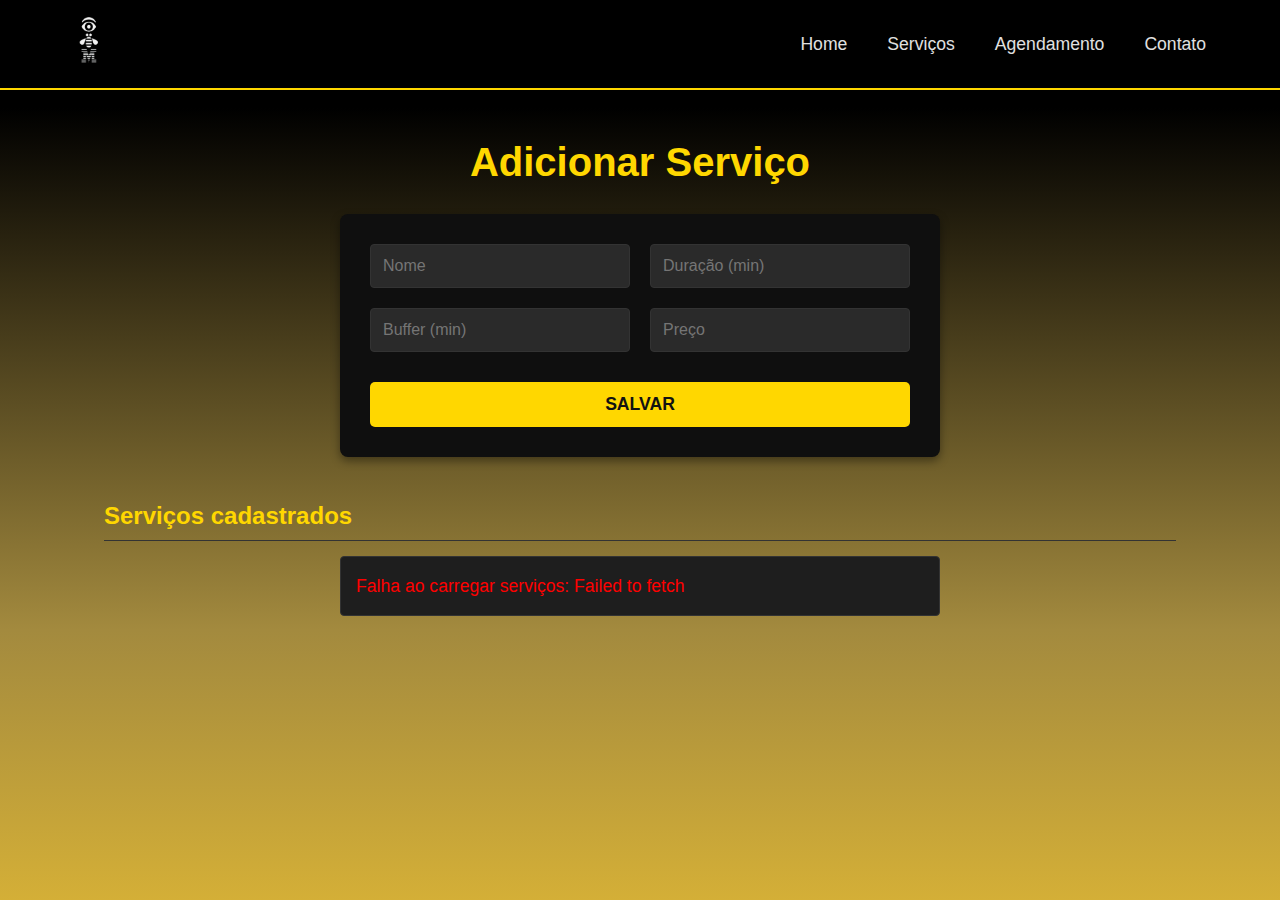
<file: frontend/html/add_servicos.html>
<!DOCTYPE html>
<html lang="pt-br">
<head>
    <meta charset="UTF-8">
    <title>Cadastro de Serviços</title>
    <link rel="stylesheet" href="../css/style_add_servicos.css"> 
</head>
<body>

<header>
    <div class="logo">
        <a href="index.html"><img src="../img/logo.png" alt="Logo da Empresa"></a>
    </div>
    <nav>
        <ul>
            <li><a href="index.html">Home</a></li>
            <li><a href="servicos.html">Serviços</a></li>
            <li><a href="agendamento.html">Agendamento</a></li>
            <li><a href="contato.html">Contato</a></li>
        </ul>
    </nav>
</header>

<div class="main-content">

    <h1>Adicionar Serviço</h1>

    <div class="service-form-container">
        <input id="name" placeholder="Nome">
        <input id="duration" placeholder="Duração (min)">
        <input id="buffer" placeholder="Buffer (min)">
        <input id="price" placeholder="Preço">
        <button onclick="addService()">Salvar</button>
    </div>
    
    <h2>Serviços cadastrados</h2>
    <ul id="services-list"></ul>

</div> 
<script src="../js/add_service.js"></script>
</body>
</html>
</file>
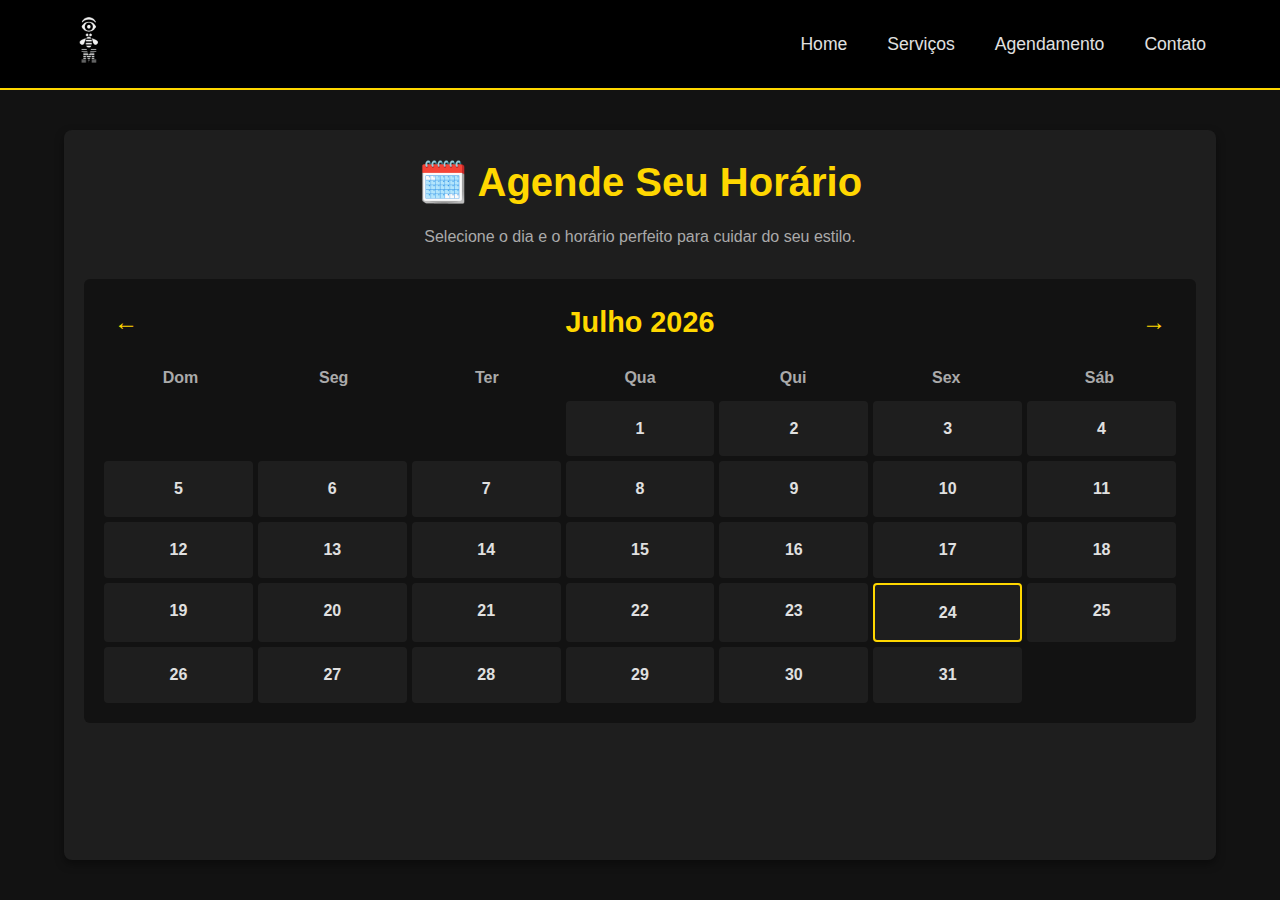
<file: frontend/html/agendamento.html>
<!DOCTYPE html>
<html lang="pt-br">
<head>
    <meta charset="UTF-8">
    <meta name="viewport" content="width=device-width, initial-scale=1.0">
    <link rel="stylesheet" href="../css/style_agenda.css">
    <title>Agendamento | Barbearia XYZ</title>
</head>
<body>

<header>
    <div class="logo">
        <a href="index.html"><img src="../img/logo.png" alt="Logo da Barbearia"></a>
    </div>
    <nav>
        <ul>
            <li><a href="index.html">Home</a></li>
            <li><a href="servicos.html">Serviços</a></li>
            <li><a href="agendamento.html">Agendamento</a></li>
            <li><a href="contato.html">Contato</a></li>
        </ul>
    </nav>
</header>

<main class="principal agendamento-page">
    <h1>🗓️ Agende Seu Horário</h1>
    <p class="subtitle">Selecione o dia e o horário perfeito para cuidar do seu estilo.</p>

    <div class="calendar-container">
        <div class="calendar-header">
            <button id="prev-month" class="nav-button">←</button>
            <h2 id="current-month-year">Carregando...</h2> <button id="next-month" class="nav-button">→</button>
        </div>

        <div class="calendar-weekdays">
            <span>Dom</span>
            <span>Seg</span>
            <span>Ter</span>
            <span>Qua</span>
            <span>Qui</span>
            <span>Sex</span>
            <span>Sáb</span>
        </div>

        <div class="calendar-grid" id="calendar-grid">
            </div>
    </div>
</main>

<div id="appointment-modal" class="modal">
    <div class="modal-content">
        <span class="close-button">&times;</span>
        <h2>Agendar em <span id="selected-date-display"></span></h2> <div class="modal-section">
            <h3>1. Escolha o Serviço</h3>
            <select id="service-select">
                <option value="0">Selecione um Serviço</option> 
            </select>
        </div>
        
        <div class="modal-section">
            <h3>2. Adicione seu email:</h3>
            <div id="client_email" class="client_email">
                <input type="text" name="" id="appointment-email" placeholder="Seu email" required>
            </div>
        </div>

        <div class="modal-section">
            <h3>3. Adicione o horário:</h3>
            <div id="time_avaliable" class="time_avaliable">
                <select id="turno" name="turno">
                    <option value="manha">Manhã (09h)</option>
                    <option value="manha">Manhã (10h)</option>
                    <option value="manha">Manhã (11h)</option>
                    <option value="tarde">Tarde (12h)</option>
                    <option value="tarde">Tarde (13h)</option>
                    <option value="tarde">Tarde (14h)</option>
                    <option value="tarde">Tarde (15h)</option>
                    <option value="noite">Noite (16h)</option>
                    <option value="noite">Noite (17h)</option>
                    <option value="noite">Noite (18h)</option>
                    <option value="noite">Noite (19h)</option>
                </select>
            </div>
        </div>
        
        <button id="schedule-button" class="schedule-btn">Confirmar Agendamento</button>
    </div>
</div>

<script src="../js/agendamento.js"></script>
</body>
</html>
</file>
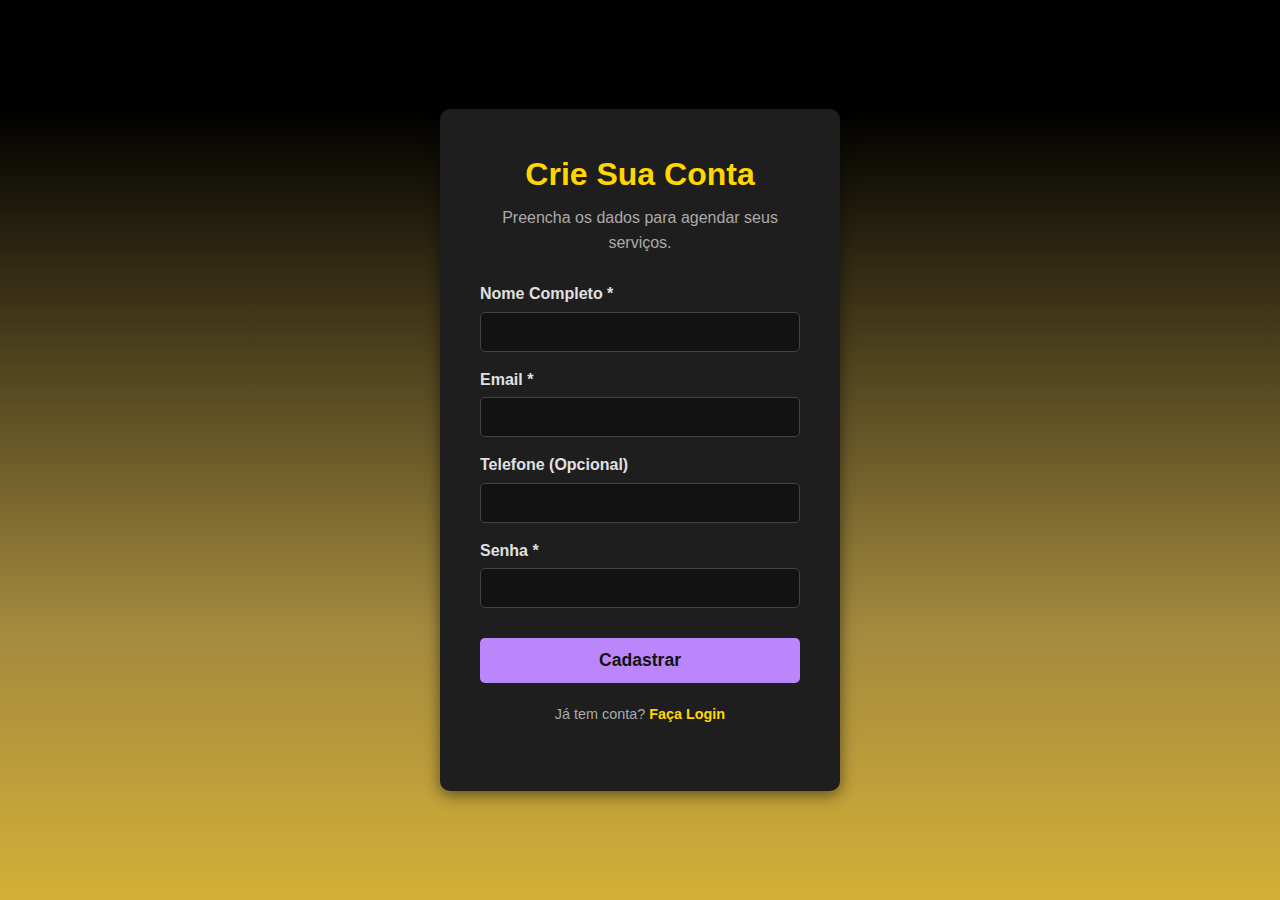
<file: frontend/html/cadastro.html>
<!DOCTYPE html>
<html lang="pt-br">
<head>
    <meta charset="UTF-8">
    <meta name="viewport" content="width=device-width, initial-scale=1.0">
    <title>Cadastro | Barbearia XYZ</title>
    <link rel="stylesheet" href="../css/style_auth.css"> 
</head>
<body>

<main class="auth-container">
    <div class="auth-card">
        <h1>Crie Sua Conta</h1>
        <p>Preencha os dados para agendar seus serviços.</p>

        <form id="register-form">
            <div class="form-group">
                <label for="name">Nome Completo *</label>
                <input type="text" id="name" required>  
            </div>

            <div class="form-group">
                <label for="email">Email *</label>
                <input type="email" id="email" required>
            </div>

            <div class="form-group">
                <label for="phone">Telefone (Opcional)</label>
                <input type="tel" id="phone">
            </div>

            <div class="form-group">
                <label for="password">Senha *</label>
                <input type="password" id="password" required>
            </div>

            <button type="submit" class="auth-button">Cadastrar</button>
        </form>

        <p class="auth-switch">Já tem conta? <a href="login.html">Faça Login</a></p>
    </div>
</main>

<script src="../js/register.js"></script>
</body>
</html>
</file>
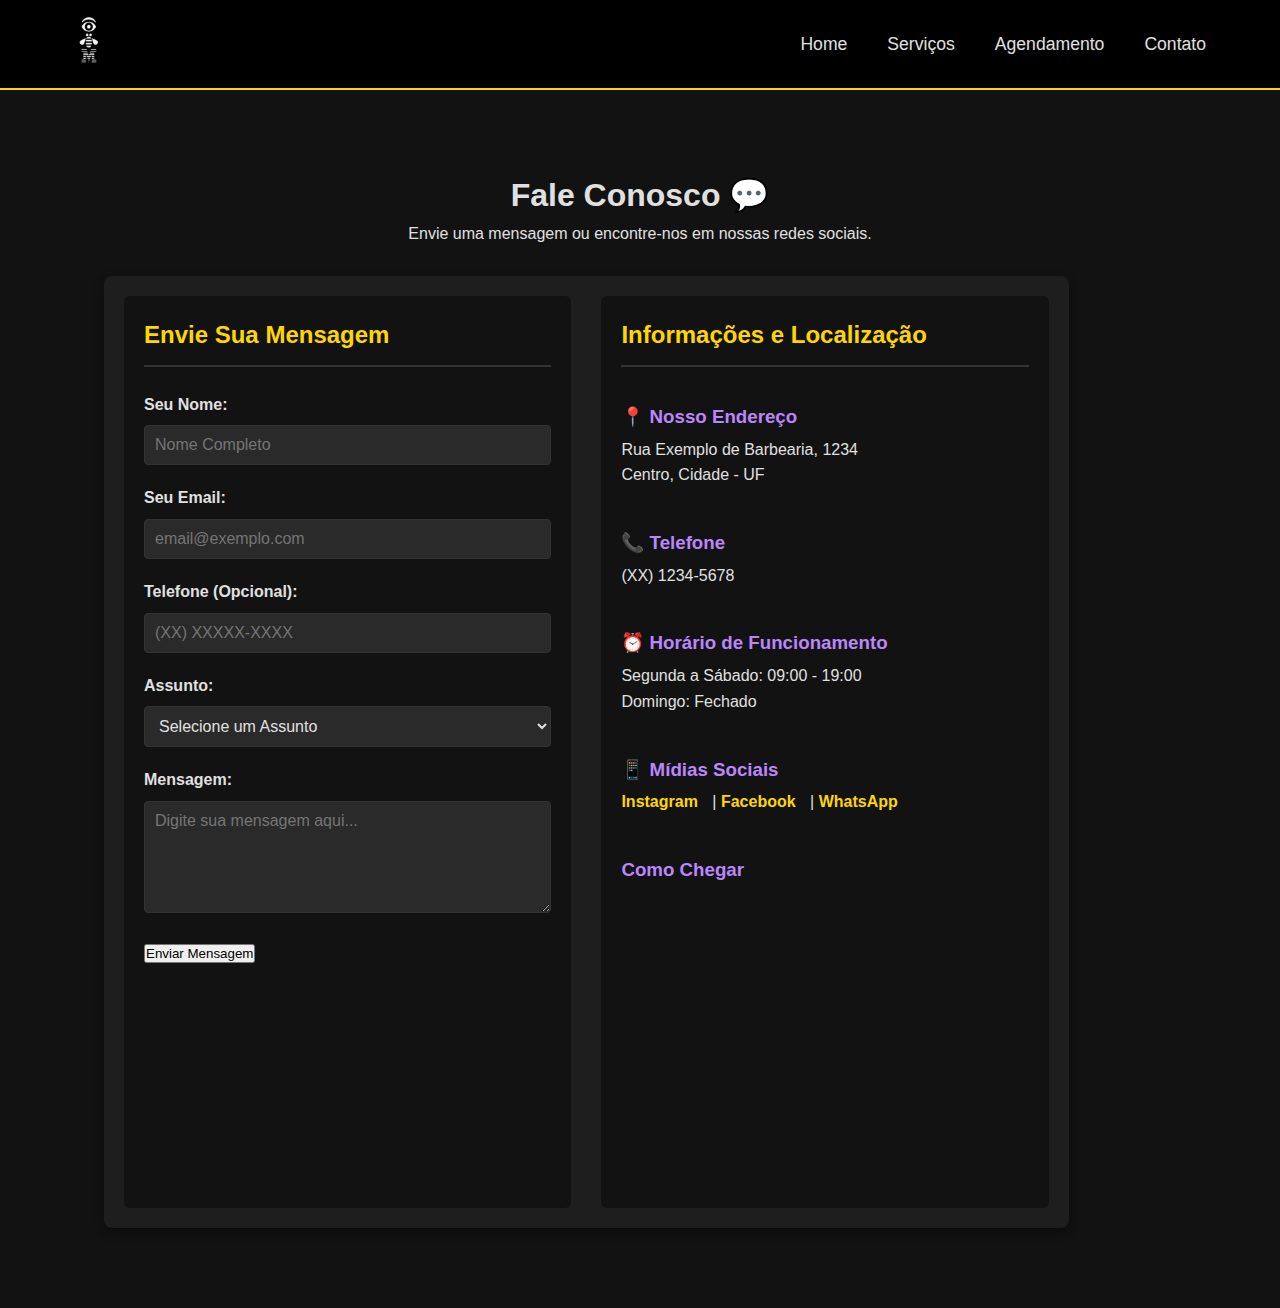
<file: frontend/html/contato.html>
<!DOCTYPE html>
<html lang="pt-br">
<head>
    <meta charset="UTF-8">
    <meta name="viewport" content="width=device-width, initial-scale=1.0">
    <link rel="stylesheet" href="../css/style_ctt.css">
    <title>Contato | Barbearia XYZ</title>
</head>
<body>

<header>
    <div class="logo">
        <a href="index.html"><img src="../img/logo.png" alt="Logo da Barbearia"></a>
    </div>
    <nav>
        <ul>
            <li><a href="index.html">Home</a></li>
            <li><a href="servicos.html">Serviços</a></li>
            <li><a href="agendamento.html">Agendamento</a></li>
            <li><a href="contato.html">Contato</a></li>
        </ul>
    </nav>
</header>

<main class="principal contato-page">
    <h1>Fale Conosco 💬</h1>
    <p class="subtitle">Envie uma mensagem ou encontre-nos em nossas redes sociais.</p>

    <div class="contact-container">
        <section class="contact-form-section">
            <h2>Envie Sua Mensagem</h2>
            <form action="/submit-form" method="POST" class="contact-form">
                
                <div class="form-group">
                    <label for="name">Seu Nome:</label>
                    <input type="text" id="name" name="name" placeholder="Nome Completo" required>
                </div>

                <div class="form-group">
                    <label for="email">Seu Email:</label>
                    <input type="email" id="email" name="email" placeholder="email@exemplo.com" required>
                </div>
                
                <div class="form-group">
                    <label for="phone">Telefone (Opcional):</label>
                    <input type="tel" id="phone" name="phone" placeholder="(XX) XXXXX-XXXX">
                </div>

                <div class="form-group">
                    <label for="subject">Assunto:</label>
                    <select id="subject" name="subject" required>
                        <option value="">Selecione um Assunto</option>
                        <option value="duvida">Dúvida sobre Serviços</option>
                        <option value="feedback">Feedback ou Sugestão</option>
                        <option value="parceria">Parceria/Fornecedor</option>
                        <option value="outro">Outro</option>
                    </select>
                </div>
                
                <div class="form-group">
                    <label for="message">Mensagem:</label>
                    <textarea id="message" name="message" rows="5" placeholder="Digite sua mensagem aqui..." required></textarea>
                </div>
                
                <button type="submit" class="schedule-btn">Enviar Mensagem</button>
            </form>
        </section>

        <section class="contact-info-section">
            <h2>Informações e Localização</h2>
            
            <div class="info-block">
                <h3>📍 Nosso Endereço</h3>
                <p>Rua Exemplo de Barbearia, 1234</p>
                <p>Centro, Cidade - UF</p>
            </div>
            
            <div class="info-block">
                <h3>📞 Telefone</h3>
                <p>(XX) 1234-5678</p>
            </div>

            <div class="info-block">
                <h3>⏰ Horário de Funcionamento</h3>
                <p>Segunda a Sábado: 09:00 - 19:00</p>
                <p>Domingo: Fechado</p>
            </div>
            
            <div class="info-block social-media">
                <h3>📱 Mídias Sociais</h3>
                <a href="#" class="social-icon">Instagram</a> |
                <a href="#" class="social-icon">Facebook</a> |
                <a href="#" class="social-icon">WhatsApp</a>
            </div>

            <div class="info-block map-embed">
                <h3>Como Chegar</h3>
                <iframe src="https://www.google.com/maps/embed?pb=!1m18!1m12!1m3!1d3657.5029321746654!2d-46.6341498!3d-23.55029!2m3!1f0!2f0!3f0!3m2!1i1024!2i768!4f13.1!3m3!1m2!1s0x94ce59a85d34a5d7%3A0x6b432a2491b29a8a!2sPra%C3%A7a%20da%20S%C3%A9!5e0!3m2!1spt-BR!2sbr!4v1703612500000!5m2!1spt-BR!2sbr" width="100%" height="250" style="border:0;" allowfullscreen="" loading="lazy"></iframe>
            </div>
        </section>
    </div>
</main>

</body>
</html>
</file>
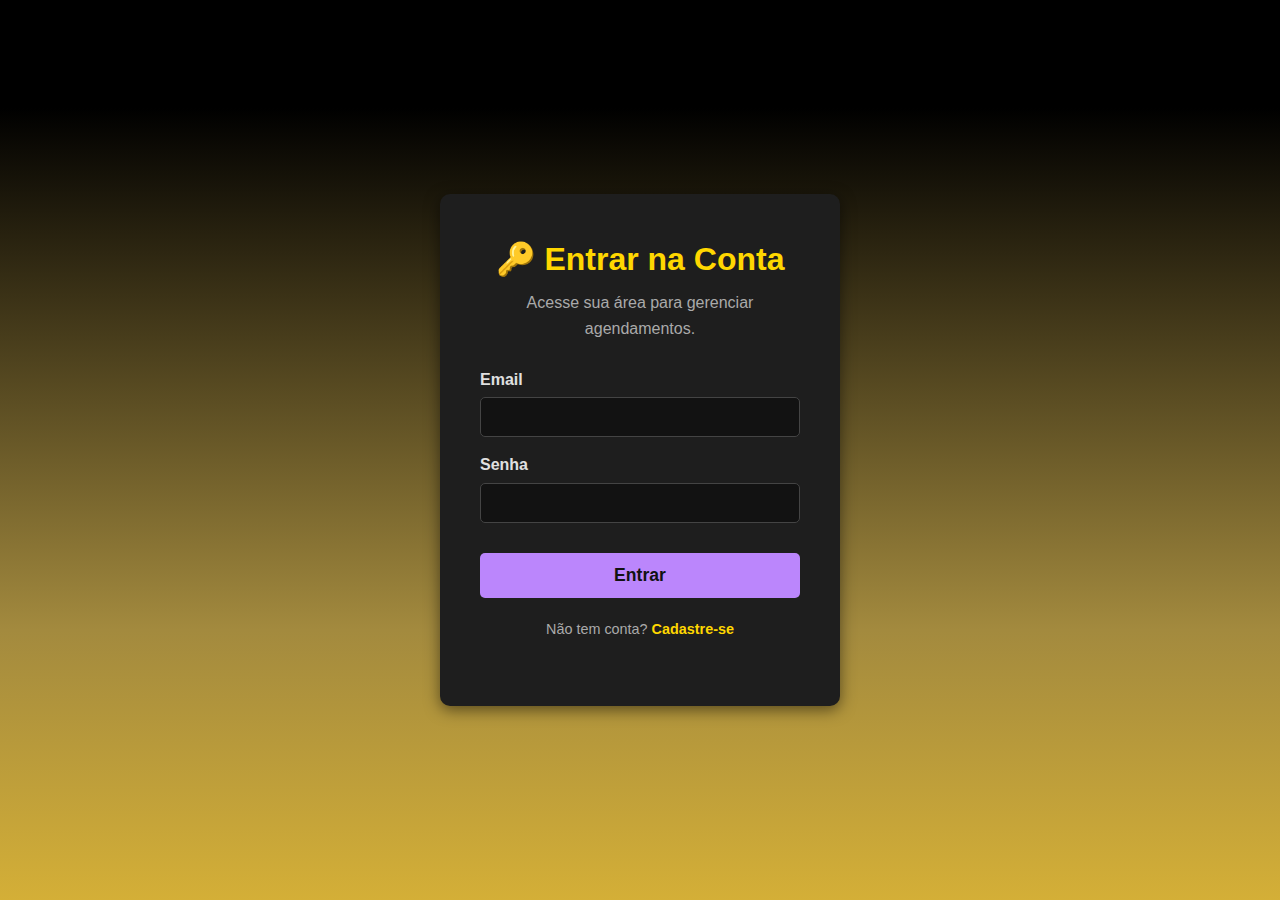
<file: frontend/html/login.html>
<!DOCTYPE html>
<html lang="pt-br">
<head>
    <meta charset="UTF-8">
    <meta name="viewport" content="width=device-width, initial-scale=1.0">
    <title>Login | Barbearia XYZ</title>
    <link rel="stylesheet" href="../css/style_auth.css">
</head>
<body>

<main class="auth-container">
    <div class="auth-card">
        <h1>🔑 Entrar na Conta</h1>
        <p>Acesse sua área para gerenciar agendamentos.</p>

        <form id="login-form">
            <div class="form-group">
                <label for="email">Email</label>
                <input type="email" id="login-email" required>
            </div>

            <div class="form-group">
                <label for="password">Senha</label>
                <input type="password" id="login-password" required>
            </div>

            <button type="submit" class="auth-button">Entrar</button>
        </form>

        <p class="auth-switch">Não tem conta? <a href="cadastro.html">Cadastre-se</a></p>
    </div>
</main>

<script src="../js/login.js"></script>
</body>
</html>
</file>
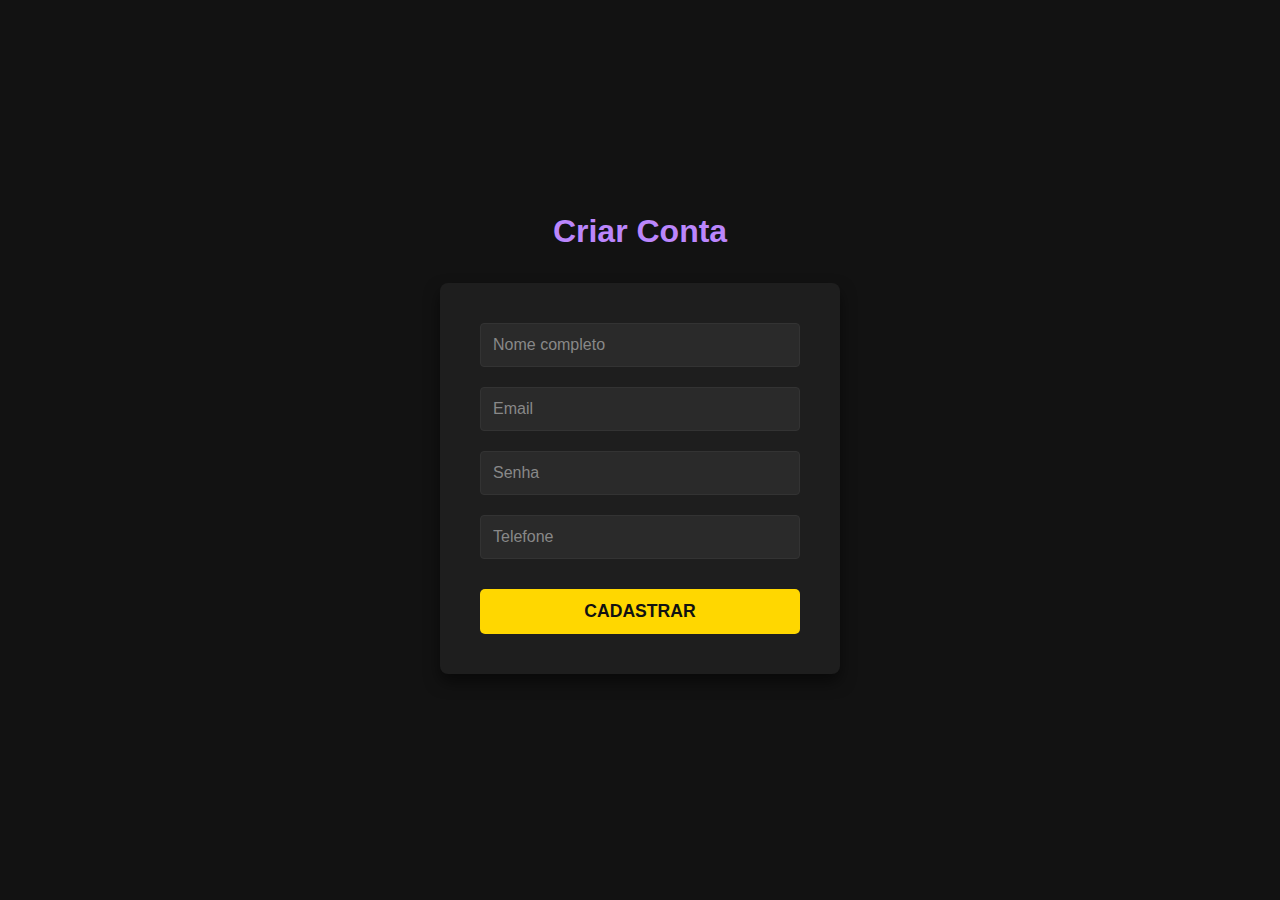
<file: frontend/html/register.html>
<!DOCTYPE html>
<html lang="pt-br">
<head>
    <meta charset="UTF-8">
    <title>Cadastro</title>
    <link rel="stylesheet" href="../css/style_register.css">
</head>
<body>

<main class="principal register-page-content">
    <h2>Criar Conta</h2>

    <form id="registerForm" class="register-form">
        <input type="text" id="name" placeholder="Nome completo" required>
        <input type="email" id="email" placeholder="Email" required>
        <input type="password" id="password" placeholder="Senha" required>
        <input type="text" id="phone" placeholder="Telefone">
        
        <button type="submit" class="register-btn">Cadastrar</button>
    </form>

    <p id="msg" class="message-status"></p>
</main>
<script src="../js/register.js"></script>
</body>
</html>
</file>
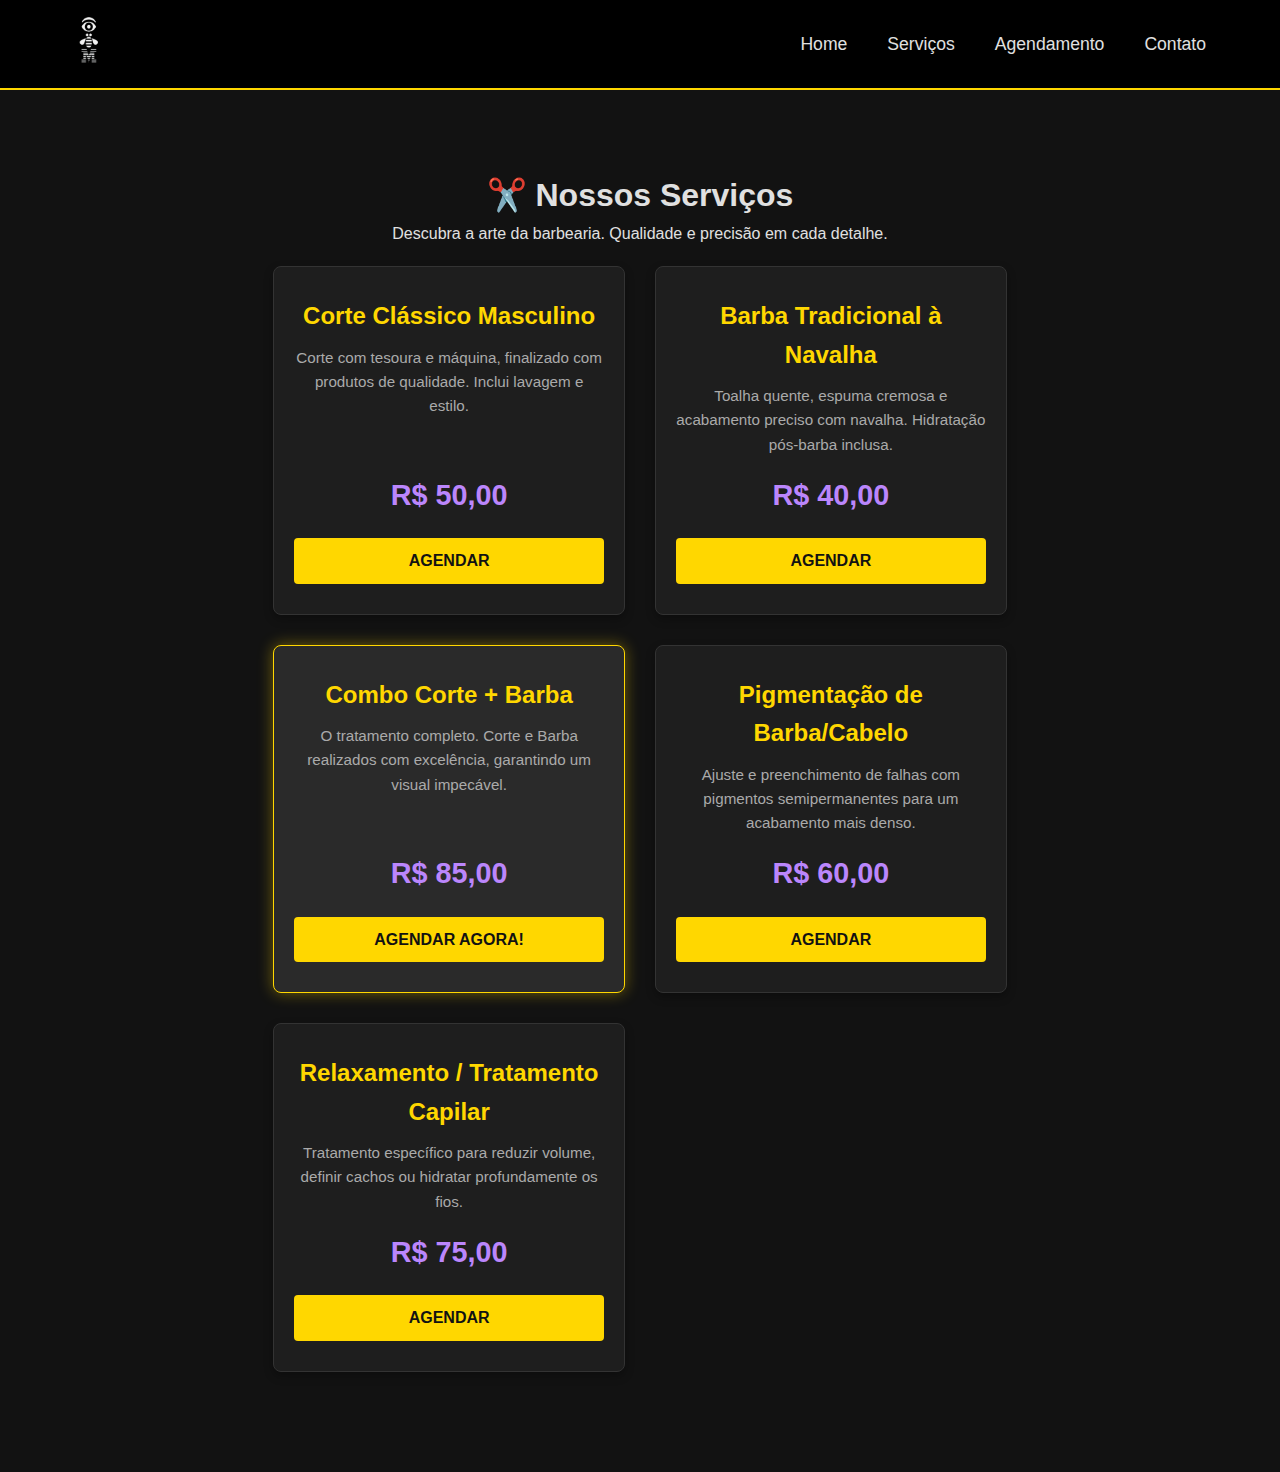
<file: frontend/html/servicos.html>
<!DOCTYPE html>
<html lang="pt-br">
<head>
    <meta charset="UTF-8">
    <meta name="viewport" content="width=device-width, initial-scale=1.0">
    <link rel="stylesheet" href="../css/style_servicos.css">
    <title>Serviços | Barbearia XYZ</title>
</head>
<body>

<header>
    <div class="logo">
        <a href="index.html"><img src="../img/logo.png" alt="Logo da Barbearia"></a>
    </div>
    <nav>
        <ul>
            <li><a href="index.html">Home</a></li>
            <li><a href="servicos.html">Serviços</a></li>
            <li><a href="agendamento.html">Agendamento</a></li>
            <li><a href="contato.html">Contato</a></li>
        </ul>
    </nav>
</header>

<main class="principal servicos-page">
    <h1>✂️ Nossos Serviços</h1>
    <p class="subtitle">Descubra a arte da barbearia. Qualidade e precisão em cada detalhe.</p>

    <div class="services-grid-container">
        
        <div class="service-card" data-service-id="corte-classico">
            <h2 class="service-title">Corte Clássico Masculino</h2>
            <p class="service-description">Corte com tesoura e máquina, finalizado com produtos de qualidade. Inclui lavagem e estilo.</p>
            <p class="service-price">R$ 50,00</p>
            <a href="agendamento.html" class="agendar-btn">Agendar</a>
        </div>
        
        <div class="service-card" data-service-id="barba-tradicional">
            <h2 class="service-title">Barba Tradicional à Navalha</h2>
            <p class="service-description">Toalha quente, espuma cremosa e acabamento preciso com navalha. Hidratação pós-barba inclusa.</p>
            <p class="service-price">R$ 40,00</p>
            <a href="agendamento.html" class="agendar-btn">Agendar</a>
        </div>
        
        <div class="service-card highlight" data-service-id="combo-completo">
            <h2 class="service-title">Combo Corte + Barba</h2>
            <p class="service-description">O tratamento completo. Corte e Barba realizados com excelência, garantindo um visual impecável.</p>
            <p class="service-price">R$ 85,00</p>
            <a href="agendamento.html" class="agendar-btn">Agendar Agora!</a>
        </div>

        <div class="service-card" data-service-id="pigmentacao">
            <h2 class="service-title">Pigmentação de Barba/Cabelo</h2>
            <p class="service-description">Ajuste e preenchimento de falhas com pigmentos semipermanentes para um acabamento mais denso.</p>
            <p class="service-price">R$ 60,00</p>
            <a href="agendamento.html" class="agendar-btn">Agendar</a>
        </div>

        <div class="service-card" data-service-id="relaxamento">
            <h2 class="service-title">Relaxamento / Tratamento Capilar</h2>
            <p class="service-description">Tratamento específico para reduzir volume, definir cachos ou hidratar profundamente os fios.</p>
            <p class="service-price">R$ 75,00</p>
            <a href="agendamento.html" class="agendar-btn">Agendar</a>
        </div>

    </div>
</main>

</body>
</html>
</file>
<file: frontend/css/style_auth.css>
/* ======================================= */
/* 1. REGRAS GLOBAIS E TEMA ESCURO */
/* ======================================= */

* {
    margin: 0;
    padding: 0;
    box-sizing: border-box;
    font-family: 'Arial', sans-serif;
}

:root {
    --color-dark: #121212;
    --color-background: #000000;
    --color-highlight: #FFD700; /* Dourado Principal */
    --color-secondary: #BB86FC; /* Roxo/Magenta para Ações */
    --color-text-light: #E0E0E0;
    --color-text-dark: #333333;
    --color-gray: #AAAAAA;
    --color-card-bg: #1E1E1E;
}

html {
    background-color: var(--color-dark);
}

body {
    background: var(--color-background);
    background: linear-gradient(180deg, var(--color-background) 12%, rgba(163, 138, 62, 1) 70%, rgba(212, 175, 55, 1) 100%);
    color: var(--color-text-light);
    line-height: 1.6;
    min-height: 100vh;
    display: flex;
    flex-direction: column;
}

/* --- Cabeçalho (Header) --- */
header {
    background-color: var(--color-background);
    display: flex;
    justify-content: space-between;
    align-items: center;
    padding: 15px 5%;
    border-bottom: 2px solid var(--color-highlight);
    position: sticky;
    top: 0;
    z-index: 50;
}

.logo img {
    height: 50px;
}

/* --- Navegação (Nav) --- */
nav ul {
    list-style: none;
    display: flex;
}

nav ul li {
    margin-left: 20px;
}

nav ul li a {
    color: var(--color-text-light);
    text-decoration: none;
    font-size: 1.1em;
    padding: 5px 10px;
    transition: color 0.3s, background-color 0.3s;
}

nav ul li a:hover {
    color: var(--color-background);
    background-color: var(--color-highlight);
    border-radius: 5px;
}

/* --- Conteúdo Principal (.principal) --- */
.principal {
    flex-grow: 1; 
    padding: 40px 5%;
    text-align: center;
}

.principal h1 {
    font-size: 2.5em;
    color: var(--color-highlight);
    margin-bottom: 10px;
}

/* ======================================= */
/* 4. ESTILOS DE CADASTRO E LOGIN */
/* ======================================= */

/* Opcional: Se você for usar o Header/Nav nessas páginas, importe o style_global.css primeiro. */

.auth-container {
    display: flex;
    justify-content: center;
    align-items: center;
    flex-grow: 1; /* Garante que ocupe o espaço central */
    padding: 40px 5%;
    /* Altura mínima para centralizar o card */
    min-height: calc(100vh - 80px); /* Ajuste se o header for maior */
}

.auth-card {
    background-color: var(--color-card-bg);
    padding: 40px;
    border-radius: 10px;
    box-shadow: 0 4px 15px rgba(0, 0, 0, 0.5);
    width: 100%;
    max-width: 400px;
    text-align: center;
}

.auth-card h1 {
    color: var(--color-highlight);
    margin-bottom: 5px;
}

.auth-card p {
    color: var(--color-gray);
    margin-bottom: 25px;
}

.form-group {
    text-align: left;
    margin-bottom: 15px;
}

.form-group label {
    display: block;
    margin-bottom: 5px;
    color: var(--color-text-light);
    font-weight: bold;
}

.form-group input {
    width: 100%;
    padding: 10px;
    border: 1px solid #444;
    border-radius: 5px;
    background-color: var(--color-dark);
    color: var(--color-text-light);
    font-size: 1em;
    transition: border-color 0.3s;
}

.form-group input:focus {
    border-color: var(--color-highlight);
    outline: none;
}

.auth-button {
    width: 100%;
    padding: 12px;
    background-color: var(--color-secondary);
    color: var(--color-dark);
    border: none;
    border-radius: 5px;
    font-size: 1.1em;
    font-weight: bold;
    cursor: pointer;
    margin-top: 15px;
    transition: background-color 0.3s;
}

.auth-button:hover:not(:disabled) {
    background-color: #a06dfc;
}

.auth-button:disabled {
    background-color: #555555;
    cursor: not-allowed;
}

.auth-switch {
    margin-top: 20px;
    color: var(--color-gray);
    font-size: 0.9em;
}

.auth-switch a {
    color: var(--color-highlight);
    text-decoration: none;
    font-weight: bold;
}

.auth-switch a:hover {
    text-decoration: underline;
}
</file>
<file: frontend/css/style_ctt.css>
/* ======================================= */
/* 1. REGRAS GLOBAIS E TEMA ESCURO (CRUCIAL PARA A PÁGINA TODA) */
/* ======================================= */

* {
    margin: 0;
    padding: 0;
    box-sizing: border-box;
    font-family: sans-serif;
}

/* Configuração do Tema Escuro para toda a página */
html {
    background-color: #121212; /* Garante que o fundo da página (root) seja escuro */
}

body {
    background-color: #121212; /* Fundo escuro principal */
    color: #E0E0E0; /* Cor do texto principal (claro) */
    line-height: 1.6;
    min-height: 100vh; /* CRUCIAL: Garante que o body ocupe a altura total da tela */
    display: flex; 
    flex-direction: column;
}

/* --- Cabeçalho (Header) --- */
header {
    background-color: #000000;
    display: flex;
    justify-content: space-between;
    align-items: center;
    padding: 15px 5%;
    border-bottom: 2px solid #FFD700;
}

.logo img {
    height: 50px;
}

/* --- Navegação (Nav) --- */
nav ul {
    list-style: none;
    display: flex;
}

nav ul li {
    margin-left: 20px;
}

nav ul li a {
    color: #E0E0E0;
    text-decoration: none;
    font-size: 1.1em;
    padding: 5px 10px;
    transition: color 0.3s, background-color 0.3s;
}

nav ul li a:hover {
    color: #000000;
    background-color: #FFD700;
    border-radius: 5px;
}

/* --- Conteúdo Principal (.principal) --- */
/* Garante que a área de conteúdo se estique verticalmente */
.principal {
    flex-grow: 1; 
    padding: 40px 5%;
    text-align: center;
}


/* ======================================= */
/* 2. ESTILOS ESPECÍFICOS DA PÁGINA DE CONTATO */
/* ======================================= */

.contato-page {
    max-width: 1200px;
    width: 100%;
    margin: 40px auto;
    text-align: left;
}

.contato-page h1 {
    text-align: center;
}

.contato-page .subtitle {
    text-align: center;
    margin-bottom: 30px;
}

.contact-container {
    display: flex;
    width: 90%;
    gap: 30px;
    padding: 20px;
    background-color: #1E1E1E;
    border-radius: 8px;
    box-shadow: 0 4px 10px rgba(0, 0, 0, 0.4);
}

.contact-form-section,
.contact-info-section {
    flex: 1;
    width: 100%;
    padding: 20px;
    border-radius: 6px;
    background-color: #121212;
}

.contact-form-section h2,
.contact-info-section h2 {
    color: #FFD700;
    margin-bottom: 25px;
    border-bottom: 2px solid #333333;
    padding-bottom: 10px;
}

/* --- Estilização do Formulário --- */
.form-group {
    margin-bottom: 20px;
}

.form-group label {
    display: block;
    margin-bottom: 8px;
    font-weight: bold;
    color: #E0E0E0;
}

.contact-form input[type="text"],
.contact-form input[type="email"],
.contact-form input[type="tel"],
.contact-form select,
.contact-form textarea {
    width: 100%;
    padding: 10px;
    border-radius: 4px;
    border: 1px solid #333333;
    background-color: #2a2a2a;
    color: #E0E0E0;
    font-size: 1em;
    transition: border-color 0.3s;
}

.contact-form input:focus,
.contact-form select:focus,
.contact-form textarea:focus {
    border-color: #FFD700;
    outline: none;
}

.contact-form textarea {
    resize: vertical;
}

/* --- Estilização das Informações --- */
.info-block {
    margin-bottom: 20px;
    padding: 10px 0;
}

.info-block h3 {
    color: #BB86FC;
    margin-bottom: 5px;
}

.social-media a {
    color: #FFD700;
    text-decoration: none;
    font-weight: bold;
    margin-right: 10px;
}

.social-media a:hover {
    color: #E0E0E0;
}

/* Estilização do Iframe do Mapa */
.map-embed iframe {
    border-radius: 4px;
    margin-top: 10px;
}

/* Media Query para telas menores (Responsividade) */
@media (max-width: 900px) {
    .contact-container {
        flex-direction: column;
    }
}
</file>
<file: frontend/css/style_register.css>
/* ======================================= */
/* 1. REGRAS GLOBAIS E TEMA ESCURO */
/* ======================================= */

* {
    margin: 0;
    padding: 0;
    box-sizing: border-box;
    font-family: sans-serif;
}

/* Configuração do Tema Escuro em 100% da tela */
html {
    background-color: #121212; 
}

body {
    background-color: #121212; 
    color: #E0E0E0; 
    line-height: 1.6;
    min-height: 100vh; 
    display: flex; 
    flex-direction: column;
}

/* --- Títulos Genéricos --- */
h1 {
    color: #FFD700;
    margin-bottom: 20px;
    text-align: center;
    font-size: 2.5em;
    margin-top: 40px;
}

h2 {
    color: #BB86FC;
    font-size: 2em; /* Padrão para títulos de seção (ex: Criar Conta) */
    margin-bottom: 25px;
    border-bottom: none;
}

/* --- Cabeçalho (Header) PADRÃO --- */
header {
    background-color: #000000;
    display: flex;
    justify-content: space-between;
    align-items: center;
    padding: 15px 5%;
    border-bottom: 2px solid #FFD700;
}

.logo img {
    height: 50px;
}

/* --- Navegação (Nav) PADRÃO --- */
nav ul {
    list-style: none;
    display: flex;
}

nav ul li {
    margin-left: 20px;
}

nav ul li a {
    color: #E0E0E0;
    text-decoration: none;
    font-size: 1.1em;
    padding: 5px 10px;
    transition: color 0.3s, background-color 0.3s;
}

nav ul li a:hover {
    color: #000000;
    background-color: #FFD700;
    border-radius: 5px;
}

/* --- Container de Conteúdo Principal (.principal) --- */
.principal {
    flex-grow: 1; /* Ocupa o espaço restante verticalmente */
    padding: 0 5%;
    max-width: 1200px;
    margin: 0 auto;
    width: 100%;
}


/* ======================================= */
/* 2. ESTILOS PÁGINA DE SERVIÇOS (GRID DE CARTÕES DINÂMICO) */
/* ======================================= */

.servicos-page {
    margin: 40px auto; 
    text-align: center;
}

.subtitle {
    color: #AAAAAA;
    margin-bottom: 40px;
}

.services-grid-container {
    padding: 20px;
}

#services-list {
    list-style: none;
    padding: 0;
    margin: 0;
    
    display: grid;
    grid-template-columns: repeat(auto-fit, minmax(300px, 1fr));
    gap: 30px; 
}

/* Estilo de CADA item de Serviço (o LI) */
#services-list li {
    background-color: #1E1E1E; 
    padding: 30px 20px;
    border-radius: 8px;
    border: 1px solid #333333;
    box-shadow: 0 4px 10px rgba(0, 0, 0, 0.3);
    transition: transform 0.3s, box-shadow 0.3s;
    
    display: flex;
    flex-direction: column;
    justify-content: space-between; 
    text-align: center;
    min-height: 250px; 
}

#services-list li:hover {
    transform: translateY(-5px);
    box-shadow: 0 8px 15px rgba(255, 215, 0, 0.2); 
}

.service-title { 
    color: #FFD700; 
    font-size: 1.5em;
    margin-bottom: 10px;
}

.service-description { 
    color: #AAAAAA;
    margin-bottom: 15px;
    font-size: 0.95em;
    flex-grow: 1; 
}

.service-price { 
    font-size: 1.8em;
    font-weight: bold;
    color: #BB86FC; 
    margin-bottom: 20px;
}

/* Botão de Agendar (Geral) */
.agendar-btn {
    display: block;
    width: 100%;
    padding: 10px;
    background-color: #FFD700;
    color: #121212;
    text-decoration: none;
    font-weight: bold;
    border-radius: 4px;
    transition: background-color 0.3s;
    text-transform: uppercase;
}

.agendar-btn:hover {
    background-color: #BB86FC;
}


/* ======================================= */
/* 3. ESTILOS PÁGINA DE CADASTRO/LOGIN (FORMULÁRIOS CENTRAIS) */
/* ======================================= */

.register-page-content {
    /* Centraliza o conteúdo verticalmente e horizontalmente */
    display: flex;
    flex-direction: column;
    align-items: center;
    justify-content: center;
    min-height: 100vh; 
    padding: 20px;
}

.register-form {
    max-width: 400px; 
    width: 100%;
    background-color: #1E1E1E; 
    padding: 40px;
    border-radius: 8px;
    box-shadow: 0 8px 15px rgba(0, 0, 0, 0.5);
    display: flex;
    flex-direction: column;
}

/* Estilo dos Inputs (Comum a Cadastro e Login) */
.register-form input {
    width: 100%;
    padding: 12px;
    margin-bottom: 20px;
    border-radius: 4px;
    border: 1px solid #333333;
    background-color: #2a2a2a;
    color: #E0E0E0;
    font-size: 1em;
    transition: border-color 0.3s;
}

.register-form input::placeholder {
    color: #888888;
}

.register-form input:focus {
    border-color: #BB86FC; 
    outline: none;
}

/* Estilo do Botão Cadastrar/Login */
.register-btn { /* Usado como classe para o botão principal do formulário */
    width: 100%;
    padding: 12px;
    background-color: #FFD700;
    color: #121212;
    border: none;
    border-radius: 5px;
    font-size: 1.1em;
    font-weight: bold;
    cursor: pointer;
    transition: background-color 0.3s;
    text-transform: uppercase;
    margin-top: 10px;
}

.register-btn:hover {
    background-color: #BB86FC;
}

/* Estilo para mensagens de status (sucesso/erro) */
.message-status {
    margin-top: 20px;
    font-weight: bold;
    color: #CF6679;
}


/* ======================================= */
/* 4. MEDIA QUERIES (RESPONSIVIDADE) */
/* ======================================= */

@media (max-width: 650px) {
    /* Ajustes para Serviços/Grid */
    .services-grid-container {
        padding: 10px;
        gap: 20px;
    }
    #services-list {
        padding: 0 10px;
    }

    /* Ajustes para Formulários */
    .register-form {
        padding: 30px 20px;
    }
}
</file>
<file: frontend/css/style_servicos.css>
/* ======================================= */
/* 1. REGRAS GLOBAIS E TEMA ESCURO (CRUCIAL PARA A PÁGINA TODA) */
/* ======================================= */

* {
    margin: 0;
    padding: 0;
    box-sizing: border-box;
    font-family: sans-serif;
}

/* Configuração do Tema Escuro para toda a página */
html {
    background-color: #121212; /* Garante que o fundo da página (root) seja escuro */
}

body {
    background-color: #121212; /* Fundo escuro principal */
    color: #E0E0E0; /* Cor do texto principal (claro) */
    line-height: 1.6;
    min-height: 100vh; /* CRUCIAL: Garante que o body ocupe a altura total da tela */
    display: flex; 
    flex-direction: column;
}

/* --- Cabeçalho (Header) --- */
header {
    background-color: #000000;
    display: flex;
    justify-content: space-between;
    align-items: center;
    padding: 15px 5%;
    border-bottom: 2px solid #FFD700;
}

.logo img {
    height: 50px;
}

/* --- Navegação (Nav) --- */
nav ul {
    list-style: none;
    display: flex;
}

nav ul li {
    margin-left: 20px;
}

nav ul li a {
    color: #E0E0E0;
    text-decoration: none;
    font-size: 1.1em;
    padding: 5px 10px;
    transition: color 0.3s, background-color 0.3s;
}

nav ul li a:hover {
    color: #000000;
    background-color: #FFD700;
    border-radius: 5px;
}

/* --- Conteúdo Principal (.principal) --- */
/* Garante que a área de conteúdo se estique verticalmente */
.principal {
    flex-grow: 1; 
    padding: 40px 5%;
    text-align: center;
}

/* ======================================= */
/* 2. ESTILOS ESPECÍFICOS DA PÁGINA DE SERVIÇOS */
/* ======================================= */

.servicos-page {
    /* Centraliza e limita a largura da área de conteúdo principal */
    max-width: 1200px; 
    margin: 40px auto; 
}

.services-grid-container {
    display: grid;
    /* Layout responsivo: 3 colunas em telas grandes, ou autoajuste */
    grid-template-columns: repeat(auto-fit, minmax(300px, 1fr));
    gap: 30px;
    padding: 20px;
    text-align: center;
}

.service-card {
    background-color: #1E1E1E; /* Fundo cinza escuro */
    padding: 30px 20px;
    border-radius: 8px;
    border: 1px solid #333333;
    box-shadow: 0 4px 10px rgba(0, 0, 0, 0.3);
    transition: transform 0.3s, box-shadow 0.3s;
    display: flex;
    flex-direction: column;
    justify-content: space-between; 
}

.service-card:hover {
    transform: translateY(-5px);
    box-shadow: 0 8px 15px rgba(255, 215, 0, 0.2); 
}

/* Cartão de Destaque (Combo Completo) */
.service-card.highlight {
    background-color: #2a2a2a; 
    border-color: #FFD700; 
    box-shadow: 0 0 15px rgba(255, 215, 0, 0.4);
}

.service-title {
    color: #FFD700;
    font-size: 1.5em;
    margin-bottom: 10px;
}

.service-description {
    color: #AAAAAA;
    margin-bottom: 15px;
    font-size: 0.95em;
    flex-grow: 1; 
}

.service-price {
    font-size: 1.8em;
    font-weight: bold;
    color: #BB86FC;
    margin-bottom: 20px;
}

/* Botão de Agendar */
.agendar-btn {
    display: inline-block;
    width: 100%;
    padding: 10px;
    background-color: #FFD700;
    color: #121212;
    text-decoration: none;
    font-weight: bold;
    border-radius: 4px;
    transition: background-color 0.3s;
    text-transform: uppercase;
}

.agendar-btn:hover {
    background-color: #BB86FC;
}

/* Media Query: Em telas menores, o grid se ajustará automaticamente */
@media (max-width: 650px) {
    .services-grid-container {
        padding: 10px;
        gap: 20px;
    }
}
</file>
<file: frontend/css/style_add_servicos.css>
/* ======================================= */
/* 1. RESET, REGRAS GLOBAIS E TEMA ESCURO */
/* ======================================= */

* {
    margin: 0;
    padding: 0;
    box-sizing: border-box;
    font-family: sans-serif;
}

/* Configuração do Tema Escuro em 100% da tela */
html {
    background-color: #121212;
}

body {
    background: #000000;
    background: linear-gradient(180deg, rgba(0, 0, 0, 1) 12%, rgba(163, 138, 62, 1) 70%, rgba(212, 175, 55, 1) 100%);
    color: #E0E0E0; 
    line-height: 1.6;
    min-height: 100vh;
    display: flex; 
    flex-direction: column;
}

h1 {
    color: #FFD700;
    margin-bottom: 20px;
    text-align: center;
    font-size: 2.5em;
    margin-top: 40px;
}

h2 {
    color: #FFD700;
    margin-top: 40px;
    margin-bottom: 15px;
    border-bottom: 1px solid #333333;
    padding-bottom: 5px;
}

/* --- Cabeçalho (Header) PADRÃO --- */
header {
    background-color: #000000;
    display: flex;
    justify-content: space-between;
    align-items: center;
    padding: 15px 5%;
    border-bottom: 2px solid #FFD700;
}

.logo img {
    height: 50px;
}

/* --- Navegação (Nav) PADRÃO --- */
nav ul {
    list-style: none;
    display: flex;
}

nav ul li {
    margin-left: 20px;
}

nav ul li a {
    color: #E0E0E0;
    text-decoration: none;
    font-size: 1.1em;
    padding: 5px 10px;
    transition: color 0.3s, background-color 0.3s;
}

nav ul li a:hover {
    color: #000000;
    background-color: #FFD700;
    border-radius: 5px;
}

/* --- Container de Conteúdo Principal (Usado em Home, Contato, Cadastro) --- */
.principal, .main-content {
    flex-grow: 1; /* Ocupa o espaço restante verticalmente */
    max-width: 1200px;
    margin: 0 auto; /* Centraliza o bloco de conteúdo horizontalmente */
    padding: 0 5%;
    width: 100%;
}


/* ======================================= */
/* 2. ESTILOS PÁGINA DE AGENDAMENTO */
/* ======================================= */

.agendamento-page {
    /* Herda .principal/.main-content */
    padding: 40px 5%;
    text-align: center;
}

.calendar-container {
    max-width: 900px;
    margin: 0 auto;
    background-color: #121212;
    border-radius: 6px;
    padding: 20px;
}

/* ... (O restante do CSS do calendário e modal segue aqui, não incluído para brevidade, mas deve ser mantido) ... */


/* ======================================= */
/* 3. ESTILOS PÁGINA DE CONTATO */
/* ======================================= */

.contato-page {
    /* Herda .principal/.main-content */
    text-align: left;
}

.contato-page h1, .contato-page .subtitle {
    text-align: center;
}

.contact-container {
    display: flex;
    max-width: 1000px;
    width: 90%;
    margin: 40px auto;
    gap: 30px;
    padding: 20px;
    background-color: #1E1E1E;
    border-radius: 8px;
    box-shadow: 0 4px 10px rgba(0, 0, 0, 0.4);
}

/* ... (O restante do CSS do formulário de contato segue aqui) ... */


/* ======================================= */
/* 4. ESTILOS PÁGINA DE CADASTRO DE SERVIÇO */
/* ======================================= */

/* Estilos para o bloco de formulário da página de cadastro */
.service-form-container {
    max-width: 600px;
    margin: 0 auto;
    background-color: #0f0f0f;
    padding: 30px;
    border-radius: 8px;
    box-shadow: 0 4px 10px rgba(0, 0, 0, 0.4);
    
    display: flex;
    flex-wrap: wrap;
    justify-content: space-between;
}

/* Estilo dos campos de input (para a página de cadastro) */
.service-form-container input {
    width: calc(50% - 10px); 
    padding: 12px;
    margin-bottom: 20px;
    border-radius: 4px;
    border: 1px solid #333333;
    background-color: #2a2a2a;
    color: #E0E0E0;
    font-size: 1em;
    transition: border-color 0.3s;
}

.service-form-container input:nth-child(2n-1) {
    margin-right: 20px;
}

.service-form-container input:focus {
    border-color: #FFD700;
    outline: none;
}

/* Estilo do Botão Salvar (usado na página de cadastro) */
.service-form-container button {
    width: 100%; 
    padding: 12px;
    background-color: #FFD700;
    color: #121212;
    border: none;
    border-radius: 5px;
    font-size: 1.1em;
    font-weight: bold;
    cursor: pointer;
    transition: background-color 0.3s;
    text-transform: uppercase;
    margin-top: 10px;
}

.service-form-container button:hover {
    background-color: #BB86FC;
}

/* --- Estilos da Lista de Serviços Cadastrados --- */
#services-list {
    list-style: none;
    padding: 0;
    max-width: 600px;
    margin: 0 auto;
}

#services-list li {
    background-color: #1E1E1E;
    border: 1px solid #333333;
    padding: 15px;
    margin-bottom: 10px;
    border-radius: 4px;
    display: flex;
    justify-content: space-between;
    align-items: center;
    font-size: 1.1em;
}

/* Media Query para responsividade (Geral) */
@media (max-width: 900px) {
    .contact-container {
        flex-direction: column;
    }
}

@media (max-width: 650px) {
    .service-form-container {
        flex-direction: column;
    }
    .service-form-container input {
        width: 100%;
        margin-right: 0 !important;
    }
}
.edit-btn, .delete-btn {
    background-color: #FFD700;
    color: #121212;
    border: none;
    border-radius: 5px;
    padding: 8px 12px;
    font-size: 0.9em;
    cursor: pointer;
    margin-left: 10px;
    transition: background-color 0.3s;
}
</file>
<file: frontend/css/style_agenda.css>
/* ======================================= */
/* 1. REGRAS GLOBAIS E TEMA ESCURO */
/* ======================================= */

/* Reset Básico e Box Model */
* {
    margin: 0;
    padding: 0;
    box-sizing: border-box;
    font-family: sans-serif;
}

/* Configuração do Tema Escuro para toda a página */
html {
    background-color: #121212; /* Garante que o fundo da página (root) seja escuro */
}

body {
    background-color: #121212; /* Fundo escuro principal */
    color: #E0E0E0; /* Cor do texto principal (claro) */
    line-height: 1.6;
    min-height: 100vh; /* CRUCIAL: Garante que o body ocupe a altura total da tela */
    display: flex; /* Organiza o layout */
    flex-direction: column;
}

/* --- Cabeçalho (Header) --- */
header {
    background-color: #000000; /* Preto sólido para o cabeçalho */
    display: flex;
    justify-content: space-between;
    align-items: center;
    padding: 15px 5%;
    border-bottom: 2px solid #FFD700; /* Linha de destaque dourada/bege */
}

.logo img {
    height: 50px;
    /* Ajuste de filtro, se necessário, para logos escuras em fundo escuro */
    /* filter: brightness(0) invert(1); */ 
}

/* --- Navegação (Nav) --- */
nav ul {
    list-style: none;
    display: flex;
}

nav ul li {
    margin-left: 20px;
}

nav ul li a {
    color: #E0E0E0;
    text-decoration: none;
    font-size: 1.1em;
    padding: 5px 10px;
    transition: color 0.3s, background-color 0.3s;
}

nav ul li a:hover {
    color: #000000;
    background-color: #FFD700;
    border-radius: 5px;
}

/* --- Conteúdo Principal (.principal) --- */
/* Garante que a área de conteúdo se estique e empurre o que estiver abaixo (ex: rodapé) */
.principal {
    flex-grow: 1; 
    padding: 40px 5%;
    text-align: center;
}

/* Estilos para a Home Page (Links de Agendamento, Serviços, Contato) 
   -- Mantenha se precisar destes links na página inicial --
*/
.principal h1 {
    font-size: 2.5em;
    color: #FFD700;
    margin-bottom: 10px;
}

/* ======================================= */
/* 2. ESTILOS ESPECÍFICOS DA PÁGINA DE AGENDAMENTO (Seu código enviado) */
/* ======================================= */

.agendamento-page {
    width: 90%;
    margin: 40px auto;
    padding: 20px;
    background-color: #1E1E1E; /* Cinza escuro para a área de conteúdo */
    border-radius: 8px;
    box-shadow: 0 4px 10px rgba(0, 0, 0, 0.4);
}

.agendamento-page .subtitle {
    color: #AAAAAA;
    margin-bottom: 30px;
}

/* --- Container do Calendário --- */
.calendar-container {
    width: 100%;
    background-color: #121212;
    border-radius: 6px;
    padding: 20px;
}

/* Cabeçalho do Calendário (Mês e Ano) */
.calendar-header {
    display: flex;
    justify-content: space-between;
    align-items: center;
    margin-bottom: 20px;
    color: #FFD700;
}

.calendar-header h2 {
    font-size: 1.8em;
}

.nav-button {
    background: none;
    border: none;
    color: #FFD700;
    font-size: 1.5em;
    cursor: pointer;
    padding: 5px 10px;
    transition: color 0.3s;
}

.nav-button:hover {
    color: #BB86FC;
}

/* Dias da Semana */
.calendar-weekdays {
    display: grid;
    grid-template-columns: repeat(7, 1fr);
    text-align: center;
    font-weight: bold;
    color: #AAAAAA;
    margin-bottom: 10px;
}

/* Grid dos Dias */
.calendar-grid {
    display: grid;
    grid-template-columns: repeat(7, 1fr);
    gap: 5px;
}

.day {
    padding: 15px 5px;
    text-align: center;
    border-radius: 4px;
    font-weight: bold;
    transition: background-color 0.2s, color 0.2s;
    cursor: default;
    user-select: none;
}

.day-available {
    background-color: #1E1E1E;
    color: #E0E0E0;
    cursor: pointer;
}

.day-available:hover {
    background-color: #333333;
    box-shadow: 0 0 5px #BB86FC;
}

.today {
    border: 2px solid #FFD700;
}

.day-unavailable {
    color: #555555;
    background-color: #121212;
    text-decoration: line-through;
    cursor: not-allowed;
}

.day-off {
    background-color: transparent;
    cursor: default;
}


/* ======================================= */
/* 3. ESTILOS DO MODAL (POP-UP) */
/* ======================================= */

.modal {
    display: none;
    position: fixed;
    z-index: 100;
    left: 0;
    top: 0;
    width: 100%;
    height: 100%;
    overflow: auto;
    background-color: rgba(0, 0, 0, 0.7);
}

.modal-content {
    background-color: #1E1E1E;
    margin: 10% auto;
    padding: 30px;
    border: 1px solid #333333;
    width: 80%;
    max-width: 600px;
    border-radius: 10px;
    box-shadow: 0 5px 15px rgba(0, 0, 0, 0.6);
    position: relative;
}

.modal-content h2 {
    color: #FFD700;
    margin-bottom: 20px;
}

.close-button {
    color: #AAAAAA;
    float: right;
    font-size: 28px;
    font-weight: bold;
    cursor: pointer;
}

.close-button:hover,
.close-button:focus {
    color: #BB86FC;
    text-decoration: none;
}

.modal-section {
    margin-bottom: 25px;
    padding: 15px;
    border-radius: 6px;
    background-color: #2a2a2a;
}

.modal-section h3 {
    color: #E0E0E0;
    margin-bottom: 10px;
    border-bottom: 1px solid #333333;
    padding-bottom: 5px;
}

/* Estilo do Dropdown (Select) */
#service-select {
    width: 100%;
    padding: 10px;
    border-radius: 4px;
    background-color: #121212;
    color: #E0E0E0;
    border: 1px solid #FFD700;
    font-size: 1em;
}

/* Slots de Horário */
.time-slots {
    display: flex;
    flex-wrap: wrap;
    gap: 10px;
    margin-top: 10px;
}

.time-slot {
    background-color: #121212;
    color: #FFD700;
    border: 1px solid #FFD700;
    padding: 8px 15px;
    border-radius: 4px;
    cursor: pointer;
    transition: background-color 0.2s, color 0.2s;
}

.time-slot:hover {
    background-color: #FFD700;
    color: #121212;
}

.time-slot.selected {
    background-color: #BB86FC;
    color: #121212;
    border-color: #BB86FC;
    font-weight: bold;
}

.time-slot.unavailable {
    background-color: #333333;
    color: #777777;
    border: 1px dashed #555555;
    cursor: not-allowed;
    text-decoration: line-through;
}

.total-price {
    text-align: right;
    margin-top: 15px;
    font-size: 1.2em;
    font-weight: bold;
    color: #E0E0E0;
}

#total-value {
    color: #BB86FC;
}

/* Botão de Agendar */
.schedule-btn {
    width: 100%;
    padding: 12px;
    background-color: #FFD700;
    color: #121212;
    border: none;
    border-radius: 5px;
    font-size: 1.2em;
    font-weight: bold;
    cursor: pointer;
    transition: background-color 0.3s, opacity 0.3s;
}

.schedule-btn:hover:not(:disabled) {
    background-color: #BB86FC;
    color: #121212;
}

.schedule-btn:disabled {
    background-color: #333333;
    color: #777777;
    cursor: not-allowed;
    opacity: 0.6;
}
</file>
